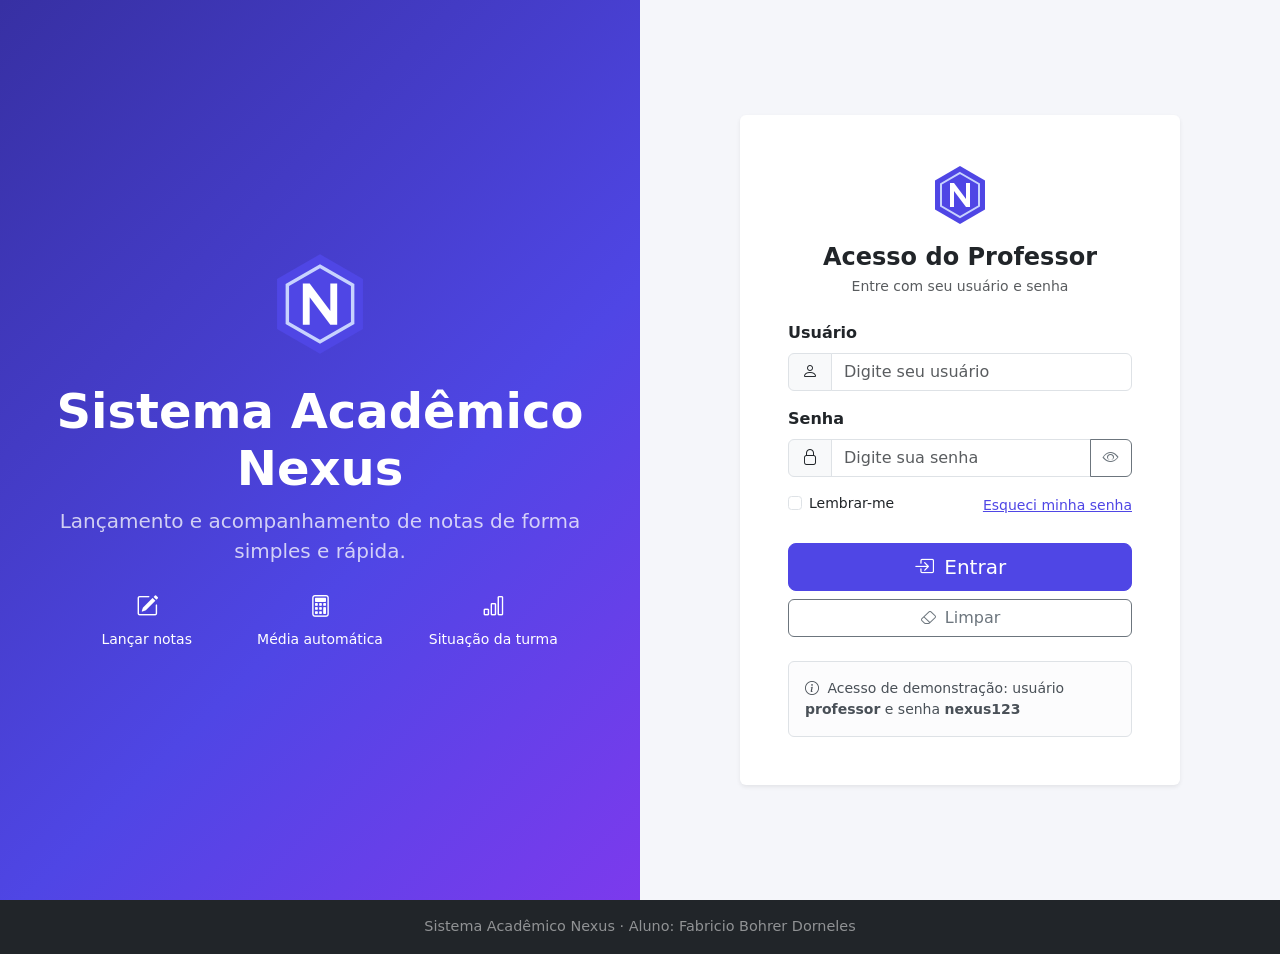
<file: index.html>
<!doctype html>
<html lang="pt-BR">
<head>
  <meta charset="utf-8">
  <meta name="viewport" content="width=device-width, initial-scale=1">
  <title>Login | Sistema Acadêmico Nexus</title>
  <link rel="icon" href="img/logo.svg" type="image/svg+xml">
  <link rel="stylesheet" href="assets/bootstrap/css/bootstrap.min.css">
  <link rel="stylesheet" href="assets/bootstrap-icons/bootstrap-icons.min.css">
  <link rel="stylesheet" href="css/style.css">
</head>
<body>
  <main class="container-fluid">
    <!-- Grid: 2 colunas no desktop, 1 coluna no celular -->
    <div class="row min-vh-100">

      <!-- Coluna de apresentação -->
      <section class="col-lg-6 login-hero d-flex flex-column justify-content-center align-items-center text-center p-5">
        <img src="img/logo.svg" alt="Logo Nexus" class="hero-logo mb-4">
        <h1 class="display-5 fw-bold">Sistema Acadêmico Nexus</h1>
        <p class="lead mb-4 opacity-75">Lançamento e acompanhamento de notas de forma simples e rápida.</p>
        <div class="row g-3 w-100 d-none d-md-flex" style="max-width: 520px;">
          <div class="col-4 hero-item"><i class="bi bi-pencil-square d-block mb-1"></i><small>Lançar notas</small></div>
          <div class="col-4 hero-item"><i class="bi bi-calculator d-block mb-1"></i><small>Média automática</small></div>
          <div class="col-4 hero-item"><i class="bi bi-bar-chart d-block mb-1"></i><small>Situação da turma</small></div>
        </div>
      </section>

      <!-- Coluna do formulário -->
      <section class="col-lg-6 d-flex justify-content-center align-items-center p-4">
        <div class="card login-card shadow-sm border-0">
          <div class="card-body p-4 p-md-5">
            <div class="text-center mb-4">
              <img src="img/logo.svg" alt="" class="login-logo mb-3">
              <h2 class="h4 fw-bold mb-1">Acesso do Professor</h2>
              <p class="text-body-secondary small mb-0">Entre com seu usuário e senha</p>
            </div>

            <div id="alerta" class="alert alert-danger d-none py-2" role="alert"></div>

            <form id="formLogin" novalidate>
              <div class="mb-3">
                <label for="usuario" class="form-label fw-semibold">Usuário</label>
                <div class="input-group has-validation">
                  <span class="input-group-text"><i class="bi bi-person"></i></span>
                  <input type="text" class="form-control" id="usuario" placeholder="Digite seu usuário" autocomplete="username" required>
                  <div class="invalid-feedback">Informe o usuário.</div>
                </div>
              </div>

              <div class="mb-3">
                <label for="senha" class="form-label fw-semibold">Senha</label>
                <div class="input-group has-validation">
                  <span class="input-group-text"><i class="bi bi-lock"></i></span>
                  <input type="password" class="form-control" id="senha" placeholder="Digite sua senha" autocomplete="current-password" required>
                  <button class="btn btn-outline-secondary" type="button" id="verSenha" title="Mostrar senha" aria-label="Mostrar senha">
                    <i class="bi bi-eye"></i>
                  </button>
                  <div class="invalid-feedback">Informe a senha.</div>
                </div>
              </div>

              <div class="d-flex justify-content-between align-items-center mb-4 small">
                <div class="form-check">
                  <input class="form-check-input" type="checkbox" id="lembrar">
                  <label class="form-check-label" for="lembrar">Lembrar-me</label>
                </div>
                <a href="#" class="text-nexus" data-bs-toggle="modal" data-bs-target="#modalSenha">Esqueci minha senha</a>
              </div>

              <div class="d-grid gap-2">
                <button type="submit" class="btn btn-nexus btn-lg"><i class="bi bi-box-arrow-in-right me-1"></i> Entrar</button>
                <button type="reset" class="btn btn-outline-secondary"><i class="bi bi-eraser me-1"></i> Limpar</button>
              </div>
            </form>

            <div class="alert alert-light border small mt-4 mb-0">
              <i class="bi bi-info-circle me-1"></i> Acesso de demonstração:
              usuário <strong>professor</strong> e senha <strong>nexus123</strong>
            </div>
          </div>
        </div>
      </section>
    </div>
  </main>

  <footer class="bg-dark text-white-50 text-center py-3">
    Sistema Acadêmico Nexus &middot; Aluno: Fabricio Bohrer Dorneles
  </footer>

  <!-- Modal: esqueci minha senha -->
  <div class="modal fade" id="modalSenha" tabindex="-1" aria-labelledby="modalSenhaTitulo" aria-hidden="true">
    <div class="modal-dialog modal-dialog-centered">
      <div class="modal-content">
        <div class="modal-header">
          <h5 class="modal-title" id="modalSenhaTitulo">Recuperar senha</h5>
          <button type="button" class="btn-close" data-bs-dismiss="modal" aria-label="Fechar"></button>
        </div>
        <div class="modal-body">
          Procure a secretaria acadêmica para redefinir sua senha.
          Para testar o sistema, use o acesso de demonstração exibido na tela de login.
        </div>
        <div class="modal-footer">
          <button type="button" class="btn btn-nexus" data-bs-dismiss="modal">Entendi</button>
        </div>
      </div>
    </div>
  </div>

  <script src="assets/bootstrap/js/bootstrap.bundle.min.js"></script>
  <script src="js/db.js"></script>
  <script src="js/login.js"></script>
</body>
</html>
</file>
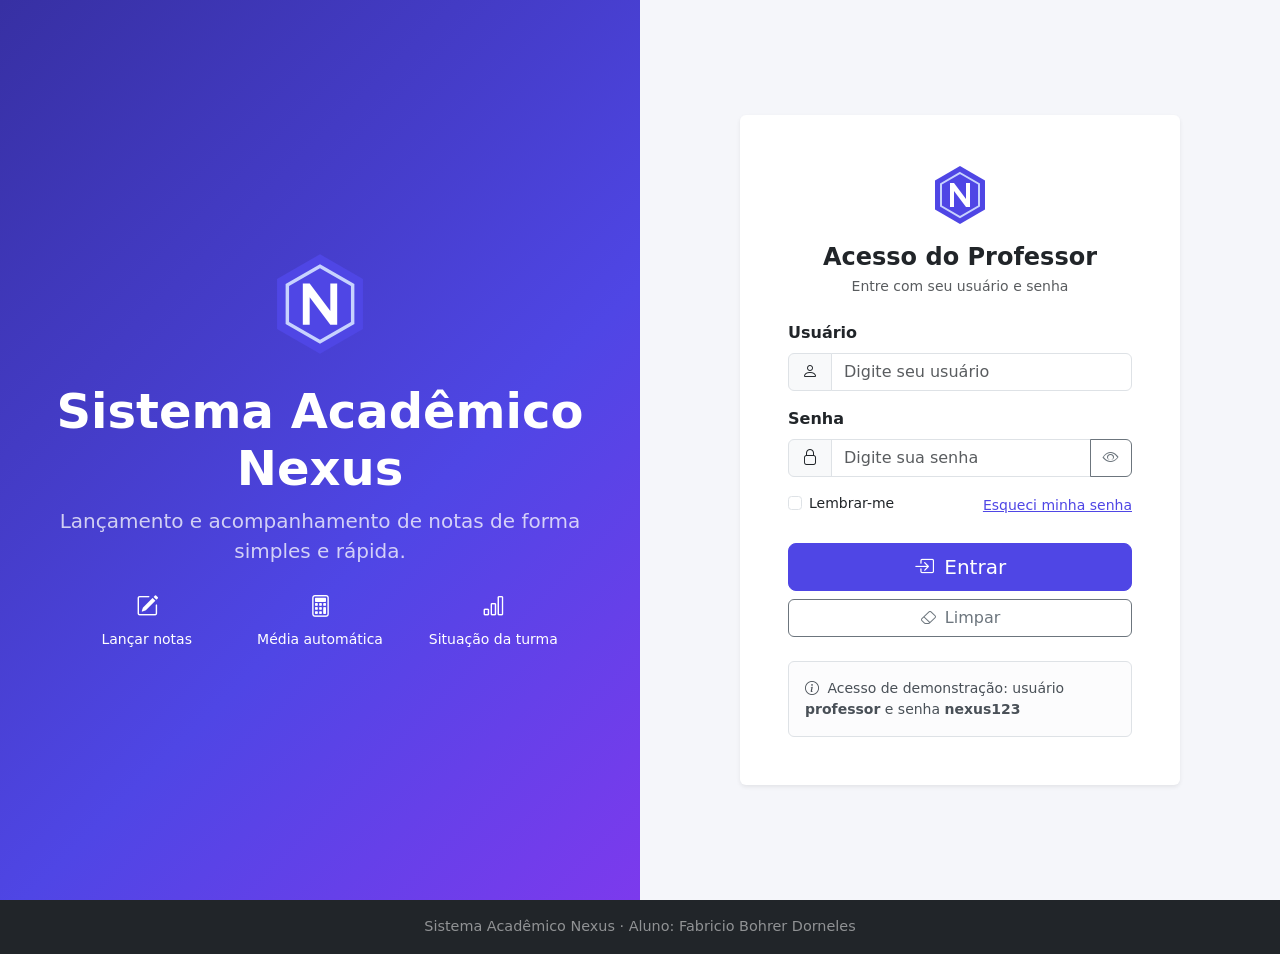
<file: notas.html>
<!doctype html>
<html lang="pt-BR">
<head>
  <meta charset="utf-8">
  <meta name="viewport" content="width=device-width, initial-scale=1">
  <title>Lançamento de Notas | Sistema Acadêmico Nexus</title>
  <link rel="icon" href="img/logo.svg" type="image/svg+xml">
  <link rel="stylesheet" href="assets/bootstrap/css/bootstrap.min.css">
  <link rel="stylesheet" href="assets/bootstrap-icons/bootstrap-icons.min.css">
  <link rel="stylesheet" href="css/style.css">
  <script src="js/db.js"></script>
  <script>
    // Protege a página: sem login, volta para a tela inicial
    if (!NexusDB.sessaoAtual()) window.location.replace('index.html');
  </script>
</head>
<body>
  <nav class="navbar navbar-expand bg-white border-bottom shadow-sm">
    <div class="container-xl">
      <a class="navbar-brand d-flex align-items-center gap-2 fw-bold" href="notas.html">
        <img src="img/logo.svg" alt="" class="brand-logo">
        <span>Nexus <span class="fw-normal text-body-secondary d-none d-sm-inline">| Sistema Acadêmico</span></span>
      </a>
      <div class="d-flex align-items-center gap-3">
        <span class="text-body-secondary d-none d-md-inline">Olá, <strong id="nomeUsuario">Professor</strong></span>
        <button type="button" class="btn btn-outline-danger btn-sm" id="sair"><i class="bi bi-box-arrow-right me-1"></i> Sair</button>
      </div>
    </div>
  </nav>

  <main class="container-xl py-4">
    <!-- Grid: formulário (5 colunas) + tabela (7 colunas) -->
    <div class="row g-4">

      <!-- Formulário de lançamento -->
      <section class="col-lg-5">
        <div class="card shadow-sm border-0">
          <div class="card-body p-4">
            <h1 class="h4 fw-bold mb-1" id="tituloForm">Lançamento de Notas</h1>
            <p class="text-body-secondary small mb-4">Preencha os dados do aluno e as duas notas.</p>

            <form id="formNotas" novalidate>
              <input type="hidden" id="alunoId">

              <div class="mb-3">
                <label for="nome" class="form-label fw-semibold">Nome do aluno</label>
                <div class="input-group has-validation">
                  <span class="input-group-text"><i class="bi bi-person"></i></span>
                  <input type="text" class="form-control" id="nome" placeholder="Nome completo" minlength="3" maxlength="80" required>
                  <div class="invalid-feedback">Informe o nome completo (mínimo 3 letras).</div>
                </div>
              </div>

              <div class="row g-3 mb-3">
                <div class="col-sm-6">
                  <label for="rgm" class="form-label fw-semibold">RGM</label>
                  <div class="input-group has-validation">
                    <span class="input-group-text"><i class="bi bi-hash"></i></span>
                    <input type="text" class="form-control" id="rgm" placeholder="Ex.: 12345678" inputmode="numeric" pattern="\d{5,12}" maxlength="12" required>
                    <div class="invalid-feedback" id="rgmErro">Somente números (5 a 12 dígitos).</div>
                  </div>
                </div>
                <div class="col-sm-6">
                  <label for="turma" class="form-label fw-semibold">Turma</label>
                  <div class="input-group has-validation">
                    <span class="input-group-text"><i class="bi bi-people"></i></span>
                    <select class="form-select" id="turma" required>
                      <option value="" selected disabled>Selecione</option>
                      <option>TSI-1A</option>
                      <option>TSI-1B</option>
                      <option>TSI-2A</option>
                      <option>TSI-2B</option>
                      <option>TSI-3A</option>
                    </select>
                    <div class="invalid-feedback">Selecione a turma.</div>
                  </div>
                </div>
              </div>

              <div class="row g-3 mb-3">
                <div class="col-6">
                  <label for="nota1" class="form-label fw-semibold">Nota 1</label>
                  <div class="input-group has-validation">
                    <span class="input-group-text fw-semibold">N1</span>
                    <input type="text" class="form-control nota" id="nota1" placeholder="0 a 10" inputmode="decimal" required>
                    <div class="invalid-feedback">Nota de 0 a 10.</div>
                  </div>
                </div>
                <div class="col-6">
                  <label for="nota2" class="form-label fw-semibold">Nota 2</label>
                  <div class="input-group has-validation">
                    <span class="input-group-text fw-semibold">N2</span>
                    <input type="text" class="form-control nota" id="nota2" placeholder="0 a 10" inputmode="decimal" required>
                    <div class="invalid-feedback">Nota de 0 a 10.</div>
                  </div>
                </div>
              </div>

              <div class="mb-4">
                <label for="media" class="form-label fw-semibold">Média (automática)</label>
                <div class="input-group">
                  <span class="input-group-text"><i class="bi bi-calculator"></i></span>
                  <input type="text" class="form-control" id="media" value="—" readonly tabindex="-1">
                  <span class="input-group-text" id="mediaSituacao">—</span>
                </div>
              </div>

              <div class="row g-2">
                <div class="col-7 col-sm-8 d-grid">
                  <button type="submit" class="btn btn-nexus" id="btnSalvar"><i class="bi bi-check2-circle me-1"></i> Salvar notas</button>
                </div>
                <div class="col-5 col-sm-4 d-grid">
                  <button type="reset" class="btn btn-outline-secondary" id="btnLimpar"><i class="bi bi-eraser me-1"></i> Limpar</button>
                </div>
              </div>
            </form>
          </div>
        </div>
      </section>

      <!-- Resumo e tabela de alunos -->
      <section class="col-lg-7">
        <div class="row g-3 mb-3">
          <div class="col-4">
            <div class="card stat-card total shadow-sm border-0 h-100"><div class="card-body">
              <div class="valor" id="totalAlunos">0</div><small class="text-body-secondary">Alunos</small>
            </div></div>
          </div>
          <div class="col-4">
            <div class="card stat-card aprovados shadow-sm border-0 h-100"><div class="card-body">
              <div class="valor text-success" id="totalAprovados">0</div><small class="text-body-secondary">Aprovados</small>
            </div></div>
          </div>
          <div class="col-4">
            <div class="card stat-card reprovados shadow-sm border-0 h-100"><div class="card-body">
              <div class="valor text-danger" id="totalReprovados">0</div><small class="text-body-secondary">Reprovados</small>
            </div></div>
          </div>
        </div>

        <div class="card shadow-sm border-0">
          <div class="card-body p-4">
            <div class="row g-2 mb-3">
              <div class="col-md">
                <div class="input-group">
                  <span class="input-group-text"><i class="bi bi-search"></i></span>
                  <input type="search" class="form-control" id="busca" placeholder="Buscar por nome ou RGM">
                </div>
              </div>
              <div class="col-md-auto">
                <div class="input-group">
                  <span class="input-group-text"><i class="bi bi-funnel"></i></span>
                  <select class="form-select" id="filtroTurma" aria-label="Filtrar por turma">
                    <option value="">Todas as turmas</option>
                    <option>TSI-1A</option>
                    <option>TSI-1B</option>
                    <option>TSI-2A</option>
                    <option>TSI-2B</option>
                    <option>TSI-3A</option>
                  </select>
                </div>
              </div>
            </div>

            <div class="table-responsive table-scroll">
              <table class="table table-sm table-hover align-middle mb-0">
                <thead class="table-light sticky-top">
                  <tr>
                    <th>Nome</th><th>RGM</th><th>Turma</th>
                    <th class="text-center">N1</th><th class="text-center">N2</th><th class="text-center">Média</th>
                    <th>Situação</th><th class="text-end">Ações</th>
                  </tr>
                </thead>
                <tbody id="tabelaAlunos"></tbody>
              </table>
            </div>
            <p id="vazio" class="text-center text-body-secondary py-4 mb-0 d-none">
              <i class="bi bi-inbox fs-2 d-block mb-2"></i>Nenhum aluno encontrado.
            </p>

            <hr>
            <div class="d-flex flex-wrap gap-2 justify-content-end">
              <div class="btn-group btn-group-sm" role="group" aria-label="Banco de dados">
                <button type="button" class="btn btn-outline-secondary" id="btnExportar"><i class="bi bi-download me-1"></i> Exportar JSON</button>
                <button type="button" class="btn btn-outline-secondary" id="btnImportar"><i class="bi bi-upload me-1"></i> Importar JSON</button>
              </div>
              <input type="file" id="arquivoImportar" accept=".json,application/json" class="d-none">
            </div>
          </div>
        </div>
      </section>
    </div>
  </main>

  <footer class="bg-dark text-white-50 text-center py-3">
    Sistema Acadêmico Nexus &middot; Aluno: Fabricio Bohrer Dorneles
  </footer>

  <!-- Modal de confirmação de exclusão -->
  <div class="modal fade" id="modalExcluir" tabindex="-1" aria-labelledby="modalExcluirTitulo" aria-hidden="true">
    <div class="modal-dialog modal-dialog-centered">
      <div class="modal-content">
        <div class="modal-header">
          <h5 class="modal-title" id="modalExcluirTitulo">Excluir aluno</h5>
          <button type="button" class="btn-close" data-bs-dismiss="modal" aria-label="Fechar"></button>
        </div>
        <div class="modal-body">Deseja realmente excluir <strong id="excluirNome"></strong>? Essa ação não pode ser desfeita.</div>
        <div class="modal-footer">
          <button type="button" class="btn btn-outline-secondary" data-bs-dismiss="modal">Cancelar</button>
          <button type="button" class="btn btn-danger" id="confirmarExcluir"><i class="bi bi-trash me-1"></i> Excluir</button>
        </div>
      </div>
    </div>
  </div>

  <!-- Notificação -->
  <div class="toast-container position-fixed bottom-0 end-0 p-3">
    <div id="toast" class="toast align-items-center text-bg-success border-0" role="status" aria-live="polite" aria-atomic="true">
      <div class="d-flex">
        <div class="toast-body" id="toastTexto"></div>
        <button type="button" class="btn-close btn-close-white me-2 m-auto" data-bs-dismiss="toast" aria-label="Fechar"></button>
      </div>
    </div>
  </div>

  <script src="assets/bootstrap/js/bootstrap.bundle.min.js"></script>
  <script src="js/notas.js"></script>
</body>
</html>
</file>
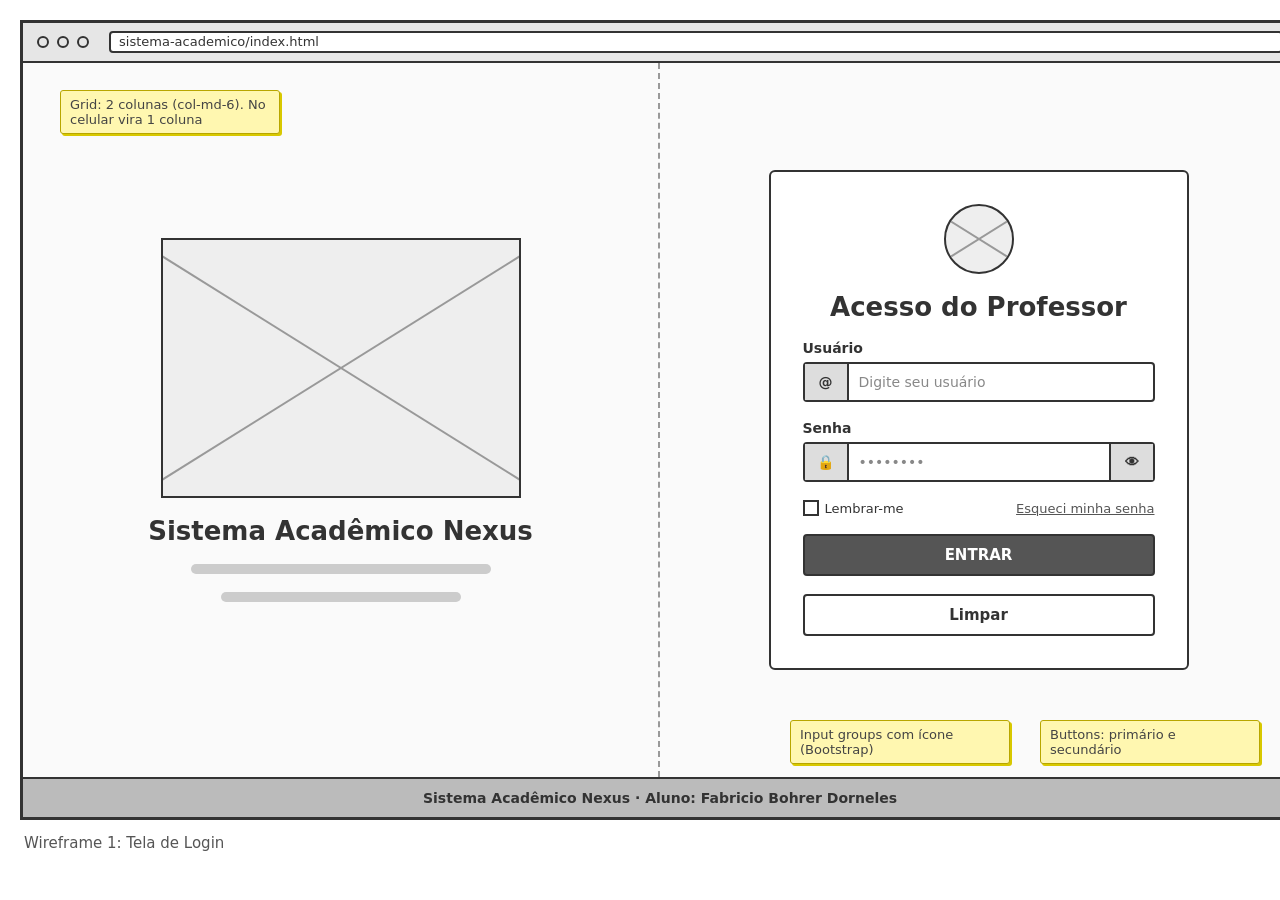
<file: wireframe/login.html>
<!doctype html>
<html lang="pt-BR"><head><meta charset="utf-8"><title>Wireframe - Login</title>
<link rel="stylesheet" href="wireframe.css">
<style>
  .content { flex: 1; display: flex; }
  .side { width: 50%; display: flex; flex-direction: column; justify-content: center; align-items: center; gap: 18px; border-right: 2px dashed #999; }
  .side .img-ph { width: 360px; height: 260px; }
  .main { width: 50%; display: flex; align-items: center; justify-content: center; }
  .card { width: 420px; padding: 32px; display: flex; flex-direction: column; gap: 18px; }
  .logo { width: 70px; height: 70px; border-radius: 50%; margin: 0 auto; }
  .row { display: flex; justify-content: space-between; align-items: center; font-size: 13px; }
  .check { display: flex; gap: 6px; align-items: center; }
  .check i { width: 16px; height: 16px; border: 2px solid #333; display: inline-block; }
  u { color: #555; }
</style></head>
<body><div class="wrap">
<div class="frame">
  <div class="browser"><span class="dot"></span><span class="dot"></span><span class="dot"></span><div class="url">sistema-academico/index.html</div></div>
  <div class="content">
    <div class="side">
      <div class="img-ph"></div>
      <div class="page-title">Sistema Acadêmico Nexus</div>
      <div class="line" style="width:300px"></div>
      <div class="line" style="width:240px"></div>
    </div>
    <div class="main">
      <div class="card box">
        <div class="img-ph logo"></div>
        <div class="page-title" style="text-align:center">Acesso do Professor</div>
        <div>
          <div class="label">Usuário</div>
          <div class="input"><span class="addon">@</span><span class="ph">Digite seu usuário</span></div>
        </div>
        <div>
          <div class="label">Senha</div>
          <div class="input"><span class="addon">🔒</span><span class="ph">••••••••</span><span class="addon right">👁</span></div>
        </div>
        <div class="row"><span class="check"><i></i> Lembrar-me</span><u>Esqueci minha senha</u></div>
        <div class="btn">ENTRAR</div>
        <div class="btn light">Limpar</div>
      </div>
    </div>
  </div>
  <div class="wf-footer">Sistema Acadêmico Nexus · Aluno: Fabricio Bohrer Dorneles</div>
</div>
<div class="note" style="top:720px; left:790px">Input groups com ícone (Bootstrap)</div>
<div class="note" style="top:720px; left:1040px">Buttons: primário e secundário</div>
<div class="note" style="top:90px; left:60px">Grid: 2 colunas (col-md-6). No celular vira 1 coluna</div>
<p class="caption">Wireframe 1: Tela de Login</p>
</div></body></html>
</file>
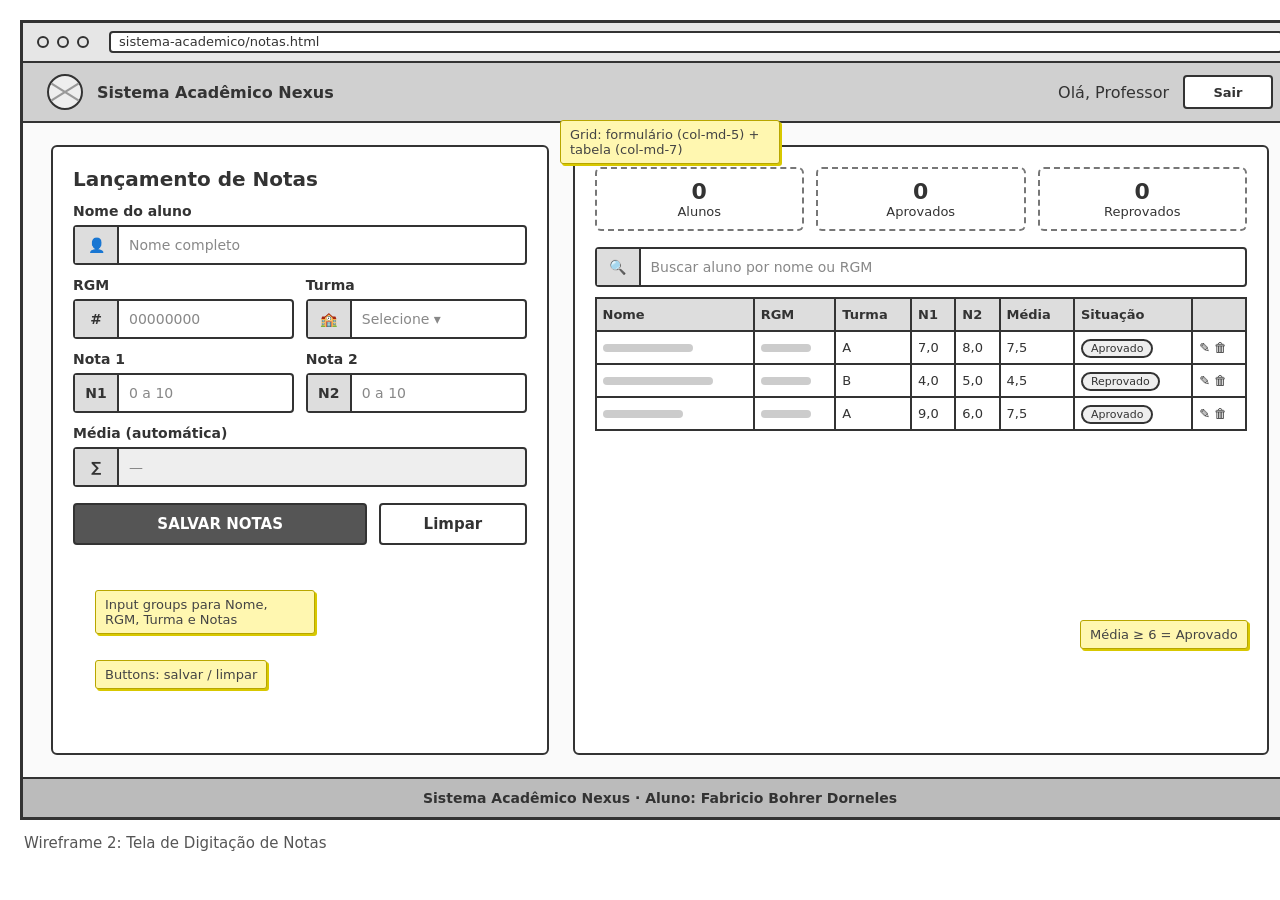
<file: wireframe/notas.html>
<!doctype html>
<html lang="pt-BR"><head><meta charset="utf-8"><title>Wireframe - Notas</title>
<link rel="stylesheet" href="wireframe.css">
<style>
  .nav { height: 60px; border-bottom: 2px solid #333; background: #d0d0d0; display: flex; align-items: center; padding: 0 24px; gap: 14px; }
  .nav .img-ph { width: 36px; height: 36px; border-radius: 50%; }
  .nav .sp { flex: 1; }
  .nav .btn { height: 34px; width: 90px; font-size: 13px; }
  .content { flex: 1; padding: 22px 28px; display: grid; grid-template-columns: 5fr 7fr; gap: 24px; }
  .form { padding: 20px; display: flex; flex-direction: column; gap: 12px; }
  .two { display: grid; grid-template-columns: 1fr 1fr; gap: 12px; }
  .table { padding: 20px; display: flex; flex-direction: column; gap: 10px; }
  table { width: 100%; border-collapse: collapse; font-size: 13px; }
  th, td { border: 2px solid #333; padding: 8px 6px; text-align: left; }
  th { background: #ddd; }
  td .line { height: 8px; }
  .badge { border: 2px solid #333; border-radius: 10px; padding: 1px 8px; font-size: 11px; background: #eee; }
  .stats { display: grid; grid-template-columns: repeat(3, 1fr); gap: 12px; }
  .stat { padding: 10px; text-align: center; font-size: 13px; }
  .stat b { display: block; font-size: 22px; }
  .btns { display: grid; grid-template-columns: 2fr 1fr; gap: 12px; margin-top: 4px; }
</style></head>
<body><div class="wrap">
<div class="frame">
  <div class="browser"><span class="dot"></span><span class="dot"></span><span class="dot"></span><div class="url">sistema-academico/notas.html</div></div>
  <div class="nav"><div class="img-ph"></div><b>Sistema Acadêmico Nexus</b><span class="sp"></span><span>Olá, Professor</span><div class="btn light">Sair</div></div>
  <div class="content">
    <div class="form box">
      <div class="page-title" style="font-size:20px">Lançamento de Notas</div>
      <div><div class="label">Nome do aluno</div><div class="input"><span class="addon">👤</span><span class="ph">Nome completo</span></div></div>
      <div class="two">
        <div><div class="label">RGM</div><div class="input"><span class="addon">#</span><span class="ph">00000000</span></div></div>
        <div><div class="label">Turma</div><div class="input"><span class="addon">🏫</span><span class="ph">Selecione ▾</span></div></div>
      </div>
      <div class="two">
        <div><div class="label">Nota 1</div><div class="input"><span class="addon">N1</span><span class="ph">0 a 10</span></div></div>
        <div><div class="label">Nota 2</div><div class="input"><span class="addon">N2</span><span class="ph">0 a 10</span></div></div>
      </div>
      <div><div class="label">Média (automática)</div><div class="input" style="background:#eee"><span class="addon">∑</span><span class="ph">—</span></div></div>
      <div class="btns"><div class="btn">SALVAR NOTAS</div><div class="btn light">Limpar</div></div>
    </div>
    <div class="table box">
      <div class="stats">
        <div class="stat dashed"><b>0</b>Alunos</div>
        <div class="stat dashed"><b>0</b>Aprovados</div>
        <div class="stat dashed"><b>0</b>Reprovados</div>
      </div>
      <div class="input" style="margin-top:6px"><span class="addon">🔍</span><span class="ph">Buscar aluno por nome ou RGM</span></div>
      <table>
        <tr><th>Nome</th><th>RGM</th><th>Turma</th><th>N1</th><th>N2</th><th>Média</th><th>Situação</th><th></th></tr>
        <tr><td><div class="line" style="width:90px"></div></td><td><div class="line" style="width:50px"></div></td><td>A</td><td>7,0</td><td>8,0</td><td>7,5</td><td><span class="badge">Aprovado</span></td><td>✎ 🗑</td></tr>
        <tr><td><div class="line" style="width:110px"></div></td><td><div class="line" style="width:50px"></div></td><td>B</td><td>4,0</td><td>5,0</td><td>4,5</td><td><span class="badge">Reprovado</span></td><td>✎ 🗑</td></tr>
        <tr><td><div class="line" style="width:80px"></div></td><td><div class="line" style="width:50px"></div></td><td>A</td><td>9,0</td><td>6,0</td><td>7,5</td><td><span class="badge">Aprovado</span></td><td>✎ 🗑</td></tr>
      </table>
    </div>
  </div>
  <div class="wf-footer">Sistema Acadêmico Nexus · Aluno: Fabricio Bohrer Dorneles</div>
</div>
<div class="note" style="top:120px; left:560px">Grid: formulário (col-md-5) + tabela (col-md-7)</div>
<div class="note" style="top:590px; left:95px">Input groups para Nome, RGM, Turma e Notas</div>
<div class="note" style="top:660px; left:95px">Buttons: salvar / limpar</div>
<div class="note" style="top:620px; left:1080px">Média ≥ 6 = Aprovado</div>
<p class="caption">Wireframe 2: Tela de Digitação de Notas</p>
</div></body></html>
</file>
<file: css/style.css>
:root {
  --nexus: #4f46e5;
  --nexus-escuro: #3730a3;
  --nexus-claro: #eef2ff;
}

body {
  min-height: 100vh;
  display: flex;
  flex-direction: column;
  background: #f5f6fa;
}

main { flex: 1; }

.btn-nexus {
  --bs-btn-bg: var(--nexus);
  --bs-btn-border-color: var(--nexus);
  --bs-btn-hover-bg: var(--nexus-escuro);
  --bs-btn-hover-border-color: var(--nexus-escuro);
  --bs-btn-active-bg: var(--nexus-escuro);
  --bs-btn-color: #fff;
  --bs-btn-hover-color: #fff;
  --bs-btn-active-color: #fff;
}

.text-nexus { color: var(--nexus); }
.bg-nexus { background: var(--nexus); }

/* ---------- Login ---------- */
.login-hero {
  background: linear-gradient(135deg, var(--nexus-escuro), var(--nexus) 60%, #7c3aed);
  color: #fff;
}

.login-hero .hero-logo { width: 110px; height: 110px; }
.login-hero .hero-item i { font-size: 1.4rem; }

.login-card { max-width: 440px; width: 100%; }
.login-logo { width: 64px; height: 64px; }

/* ---------- Notas ---------- */
.navbar .brand-logo { width: 34px; height: 34px; }

.stat-card { border-left: 4px solid var(--bs-border-color); }
.stat-card.total { border-left-color: var(--nexus); }
.stat-card.aprovados { border-left-color: var(--bs-success); }
.stat-card.reprovados { border-left-color: var(--bs-danger); }
.stat-card .valor { font-size: 1.8rem; font-weight: 700; line-height: 1; }

.input-group-text { min-width: 44px; justify-content: center; }

.table td, .table th { vertical-align: middle; white-space: nowrap; }
.table td.nome-aluno { white-space: normal; min-width: 140px; }
.btn { white-space: nowrap; }

@media (max-width: 575.98px) {
  .stat-card .card-body { padding: .75rem; }
  .stat-card .valor { font-size: 1.5rem; }
  .stat-card small { font-size: .75rem; }
}
.table-scroll { max-height: 460px; overflow-y: auto; }

.linha-editando { --bs-table-bg: var(--nexus-claro); }

footer { font-size: .9rem; }
</file>
<file: wireframe/wireframe.css>
* { box-sizing: border-box; margin: 0; padding: 0; }
body { font-family: "Comic Sans MS", "Segoe Print", "DejaVu Sans", sans-serif; background: #fff; color: #333; }
.frame { width: 1280px; height: 800px; border: 3px solid #333; display: flex; flex-direction: column; background: #fafafa; }
.browser { height: 40px; border-bottom: 2px solid #333; display: flex; align-items: center; gap: 8px; padding: 0 14px; background: #e6e6e6; }
.dot { width: 12px; height: 12px; border: 2px solid #333; border-radius: 50%; }
.url { flex: 1; height: 22px; border: 2px solid #333; border-radius: 4px; margin-left: 12px; font-size: 13px; padding: 1px 8px; background: #fff; }
.box { border: 2px solid #333; border-radius: 6px; background: #fff; }
.dashed { border: 2px dashed #777; border-radius: 6px; }
.img-ph { position: relative; border: 2px solid #333; background: #eee; overflow: hidden; }
.img-ph::before, .img-ph::after { content: ""; position: absolute; top: 50%; left: 50%; width: 150%; height: 2px; background: #999; }
.img-ph::before { transform: translate(-50%, -50%) rotate(32deg); }
.img-ph::after { transform: translate(-50%, -50%) rotate(-32deg); }
.label { font-size: 14px; font-weight: bold; margin-bottom: 6px; }
.input { height: 40px; border: 2px solid #333; border-radius: 4px; background: #fff; display: flex; align-items: stretch; font-size: 14px; color: #888; }
.input .addon { width: 44px; border-right: 2px solid #333; background: #ddd; display: flex; align-items: center; justify-content: center; color: #333; font-weight: bold; }
.input .addon.right { border-right: 0; border-left: 2px solid #333; }
.input .ph { flex: 1; display: flex; align-items: center; padding: 0 10px; }
.btn { height: 42px; border: 2px solid #333; border-radius: 4px; background: #555; color: #fff; display: flex; align-items: center; justify-content: center; font-weight: bold; font-size: 15px; }
.btn.light { background: #fff; color: #333; }
.line { height: 10px; background: #ccc; border-radius: 5px; }
.note { position: absolute; background: #fff7b0; border: 1.5px solid #b8a600; font-size: 13px; padding: 6px 9px; border-radius: 3px; max-width: 220px; color: #444; box-shadow: 2px 2px 0 #d8c800; }
.page-title { font-size: 26px; font-weight: bold; }
.caption { font-family: "DejaVu Sans", sans-serif; font-size: 15px; color: #555; margin: 14px 4px 0; }
.wrap { padding: 20px; display: inline-block; position: relative; }
.wf-footer { height: 40px; border-top: 2px solid #333; background: #bbb; display: flex; align-items: center; justify-content: center; font-size: 14px; font-weight: bold; }
</file>
